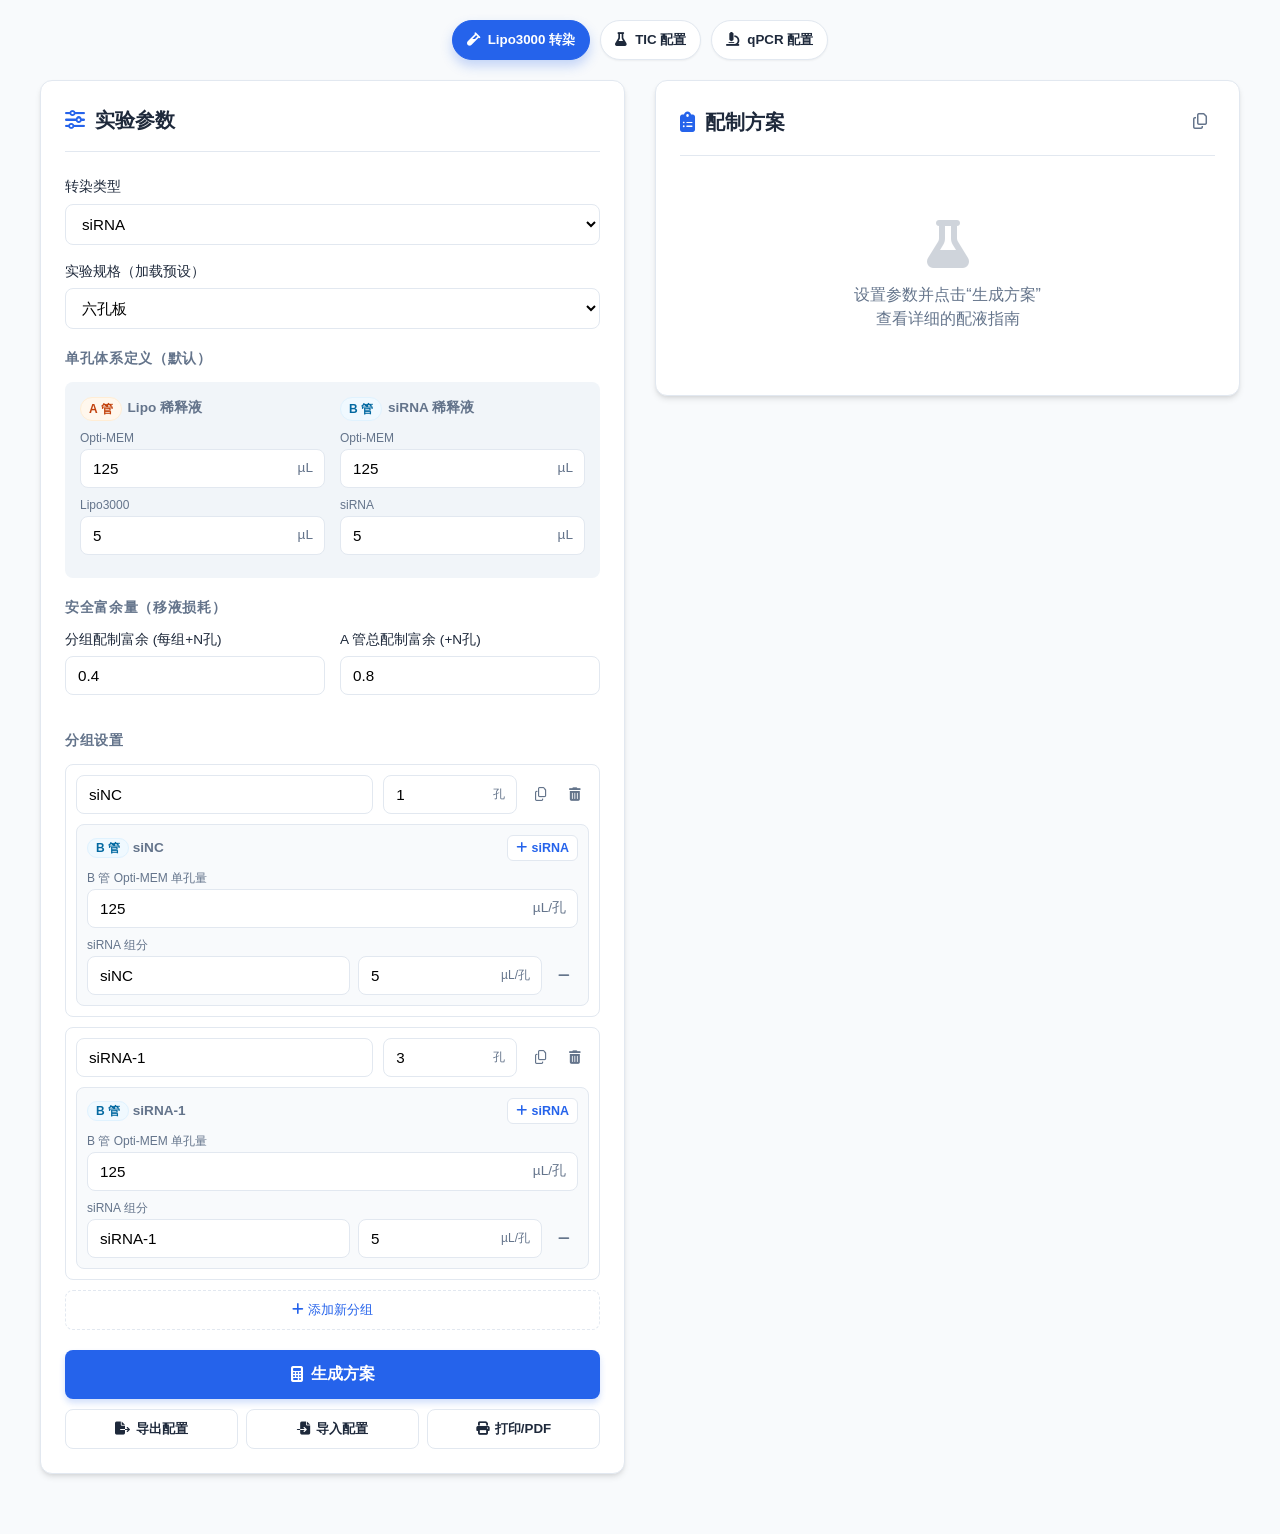
<file: index.html>
<!DOCTYPE html>
<html lang="zh-CN">
<head>
    <meta charset="UTF-8">
    <meta name="viewport" content="width=device-width, initial-scale=1.0">
    <title>分子生物学实验助手</title>
    <link rel="stylesheet" href="style.css">
    <link rel="stylesheet" href="https://cdnjs.cloudflare.com/ajax/libs/font-awesome/6.4.0/css/all.min.css">
</head>
<body>
    <div class="container">
        <div class="tabs">
            <button class="tab-btn active" data-target="module-lipo"><i class="fas fa-vial"></i> Lipo3000 转染</button>
            <button class="tab-btn" data-target="module-tic"><i class="fas fa-flask"></i> TIC 配置</button>
            <button class="tab-btn" data-target="module-qpcr"><i class="fas fa-microscope"></i> qPCR 配置</button>
        </div>

        <div id="module-lipo" class="module active">
            <div class="app-grid">
                <!-- Left Column: Configuration -->
                <section class="card">
                <div class="card-header">
                    <div class="card-title"><i class="fas fa-sliders-h"></i> 实验参数</div>
                </div>

                <div class="form-group">
                    <label>转染类型</label>
                    <select id="transfectionMode" onchange="switchLipoMode()">
                        <option value="sirna">siRNA</option>
                        <option value="plasmid">质粒</option>
                    </select>
                </div>

                <!-- Standard Selection -->
                <div class="form-group">
                    <label>实验规格（加载预设）</label>
                    <select id="plateType" onchange="loadPreset()">
                        <option value="6well">六孔板</option>
                        <option value="12well">12孔板</option>
                        <option value="60mm">60mm 培养皿</option>
                    </select>
                </div>

                <div class="section-title">单孔体系定义（默认）</div>
                
                <div class="volume-grid">
                    <div class="vol-box">
                        <h4><span class="tag tag-a">A 管</span> Lipo 稀释液</h4>
                        <label class="input-label-small">Opti-MEM</label>
                        <div class="input-with-unit">
                            <input type="number" id="volOptiA" step="1">
                            <span>µL</span>
                        </div>
                        <label class="input-label-small">Lipo3000</label>
                        <div class="input-with-unit">
                            <input type="number" id="volLipo" step="0.1">
                            <span>µL</span>
                        </div>
                    </div>
                    <div class="vol-box">
                        <h4><span class="tag tag-b">B 管</span> <span id="tubeBTitle">siRNA 稀释液</span></h4>
                        <label class="input-label-small">Opti-MEM</label>
                        <div class="input-with-unit">
                            <input type="number" id="volOptiB" step="1">
                            <span>µL</span>
                        </div>
                        <label class="input-label-small" id="payloadDefaultLabel">siRNA</label>
                        <div class="input-with-unit">
                            <input type="number" id="volSiRNA" step="0.1">
                            <span>µL</span>
                        </div>
                        <div id="p3000DefaultBlock" class="p3000-field" style="display:none;">
                            <label class="input-label-small">P3000</label>
                            <div class="input-with-unit">
                                <input type="number" id="volP3000" step="0.1">
                                <span>µL</span>
                            </div>
                        </div>
                    </div>
                </div>

                <div class="section-title">安全富余量（移液损耗）</div>
                <div style="display: grid; grid-template-columns: 1fr 1fr; gap: 15px;">
                    <div class="form-group">
                        <label style="font-size: 0.85rem;">分组配制富余 (每组+N孔)</label>
                        <div class="tooltip-container">
                            <input type="number" id="groupExtraWells" value="0.4" step="0.1" min="0">
                            <span class="tooltip-text">防止加样到孔里时不够 (推荐 0.2-0.5)</span>
                        </div>
                    </div>
                    <div class="form-group">
                        <label style="font-size: 0.85rem;">A 管总配制富余 (+N孔)</label>
                        <div class="tooltip-container">
                            <input type="number" id="extraWells" value="0.8" step="0.1" min="0">
                            <span class="tooltip-text">防止分装到 B 管时不够 (推荐 0.5-1.0)</span>
                        </div>
                    </div>
                </div>

                <div class="section-title">分组设置</div>
                <div id="groupsList" class="group-list">
                    <!-- Groups injected by JS -->
                </div>
                <button class="btn-add" onclick="addGroup()"><i class="fas fa-plus"></i> 添加新分组</button>

                <button class="btn-primary" onclick="calculate()">
                        <i class="fas fa-calculator"></i> 生成方案
                    </button>
                <div class="action-grid">
                    <button class="btn-secondary" onclick="exportLipoConfig()"><i class="fas fa-file-export"></i> 导出配置</button>
                    <button class="btn-secondary" onclick="triggerImportLipoConfig()"><i class="fas fa-file-import"></i> 导入配置</button>
                    <button class="btn-secondary" onclick="exportLipoPrintPdf()"><i class="fas fa-print"></i> 打印/PDF</button>
                </div>
                <input type="file" id="lipoConfigFile" accept="application/json,.json" style="display:none;" onchange="importLipoConfig(event)">
            </section>

            <!-- Right Column: Results -->
            <section class="card" id="resultContainer">
                <div class="card-header">
                    <div class="card-title"><i class="fas fa-clipboard-list"></i> 配制方案</div>
                    <button class="btn-icon" onclick="copyProtocol()" title="复制文本" style="font-size: 1rem;"><i class="far fa-copy"></i></button>
                </div>

                <div id="resultPlaceholder" class="result-empty">
                    <i class="fas fa-flask"></i>
                    <p>设置参数并点击“生成方案”<br>查看详细的配液指南</p>
                </div>

                <div id="resultContent" class="result-content" style="display: none;">
                    <div class="summary-badge">
                        <i class="fas fa-info-circle"></i>
                        <span id="summaryText">摘要信息...</span>
                    </div>

                    <!-- Tube A Recipe -->
                    <div class="recipe-block">
                        <div class="recipe-header">
                            <h3>1. 配制 A 管（共用混合液）</h3>
                            <span class="tag tag-a">共用混合液</span>
                        </div>
                        <table class="data-table">
                            <thead>
                                <tr>
                                    <th>成分</th>
                                    <th>单孔量</th>
                                    <th>总配制量</th>
                                </tr>
                            </thead>
                            <tbody id="tubeABody">
                                <!-- JS Injected -->
                            </tbody>
                        </table>
                    </div>

                    <!-- Tube B List -->
                    <div class="recipe-block">
                        <div class="recipe-header">
                            <h3>2. 配制 B 管（各组分装）</h3>
                            <span class="tag tag-b">按组配制</span>
                        </div>
                        <div id="tubeBContainer">
                            <!-- JS Injected -->
                        </div>
                    </div>

                    <!-- Protocol Text -->
                    <div class="recipe-block">
                        <div class="recipe-header" style="border:none; margin-bottom:0;">
                            <h3><i class="fas fa-code"></i> 实验记录文本</h3>
                        </div>
                        <div class="protocol-box">
                            <button class="btn-copy" onclick="copyProtocol()">复制</button>
                            <div id="protocolText"></div>
                        </div>
                    </div>
                </div>
            </section>
            </div>
        </div>

        <div id="printArea" class="print-area" aria-hidden="true"></div>

        <div id="module-tic" class="module">
            <div class="app-grid">
                <section class="card">
                    <div class="card-header">
                        <div class="card-title"><i class="fas fa-sliders-h"></i> TIC 参数</div>
                    </div>

                    <div class="section-title">母液浓度</div>
                    <div class="volume-grid">
                        <div class="vol-box">
                            <label class="input-label-small">TNF (ng/mL，200ul分装)</label>
                            <div class="input-with-unit">
                                <input type="number" id="ticTnfStock" value="2500" step="10" min="0">
                                <span>ng/mL</span>
                            </div>
                            <label class="input-label-small">IL-1α (ng/mL，50ul分装)</label>
                            <div class="input-with-unit">
                                <input type="number" id="ticIl1Stock" value="2500" step="10" min="0">
                                <span>ng/mL</span>
                            </div>
                        </div>
                        <div class="vol-box">
                            <label class="input-label-small">C1q (mg/mL，10ul分装)</label>
                            <div class="input-with-unit">
                                <input type="number" id="ticC1qStock" value="1.04" step="0.01" min="0">
                                <span>mg/mL</span>
                            </div>
                        </div>
                    </div>

                    <div class="section-title">工作浓度</div>
                    <div class="volume-grid">
                        <div class="vol-box">
                            <label class="input-label-small">TNF (ng/mL)</label>
                            <div class="input-with-unit">
                                <input type="number" id="ticTnfWork" value="30" step="1" min="0">
                                <span>ng/mL</span>
                            </div>
                            <label class="input-label-small">IL-1α (ng/mL)</label>
                            <div class="input-with-unit">
                                <input type="number" id="ticIl1Work" value="3" step="0.1" min="0">
                                <span>ng/mL</span>
                            </div>
                        </div>
                        <div class="vol-box">
                            <label class="input-label-small">C1q (ng/mL)</label>
                            <div class="input-with-unit">
                                <input type="number" id="ticC1qWork" value="400" step="10" min="0">
                                <span>ng/mL</span>
                            </div>
                        </div>
                    </div>

                    <div class="section-title">培养体系</div>
                    <div class="form-group">
                        <label>培养板规格（加载默认每孔体积）</label>
                        <select id="ticPlateType" onchange="loadTicPreset()">
                            <option value="6well">六孔板</option>
                            <option value="12well">12孔板</option>
                        </select>
                    </div>
                    <div style="display: grid; grid-template-columns: 1fr 1fr; gap: 15px;">
                        <div class="form-group">
                            <label>每孔体积</label>
                            <div class="input-with-unit">
                                <input type="number" id="ticVolPerWell" value="2" min="0.1" step="0.1">
                                <span>mL</span>
                            </div>
                        </div>
                        <div class="form-group">
                            <label>每组富余孔数</label>
                            <input type="number" id="ticExtraWells" value="1" min="0" step="1">
                        </div>
                    </div>
                    <div class="form-group">
                        <label>1X TIC 工作液分装富余（+N孔）</label>
                        <input type="number" id="ticMixExtraWells" value="0.5" min="0" step="0.1">
                    </div>

                    <div class="section-title">TIC 处理组</div>
                    <div id="ticGroupsList" class="group-list"></div>
                    <button class="btn-add" onclick="addTicGroup()"><i class="fas fa-plus"></i> 添加处理组</button>

                    <button class="btn-primary" onclick="calculateTic()">
                        <i class="fas fa-calculator"></i> 生成方案
                    </button>
                    <div class="action-grid">
                        <button class="btn-secondary" onclick="exportTicConfig()"><i class="fas fa-file-export"></i> 导出配置</button>
                        <button class="btn-secondary" onclick="triggerImportTicConfig()"><i class="fas fa-file-import"></i> 导入配置</button>
                        <button class="btn-secondary" onclick="exportTicPrintPdf()"><i class="fas fa-print"></i> 打印/PDF</button>
                    </div>
                    <input type="file" id="ticConfigFile" accept="application/json,.json" style="display:none;" onchange="importTicConfig(event)">
                </section>

                <section class="card" id="ticResultContainer">
                    <div class="card-header">
                        <div class="card-title"><i class="fas fa-clipboard-list"></i> TIC 配制方案</div>
                        <button class="btn-icon" onclick="copyTicProtocol()" title="复制文本" style="font-size: 1rem;"><i class="far fa-copy"></i></button>
                    </div>

                    <div id="ticResultPlaceholder" class="result-empty">
                        <i class="fas fa-flask"></i>
                        <p>设置参数并点击“生成方案”<br>查看 TIC 配液结果</p>
                    </div>

                    <div id="ticResultContent" class="result-content" style="display: none;">
                        <div class="summary-badge">
                            <i class="fas fa-info-circle"></i>
                            <span id="ticSummaryText">摘要信息...</span>
                        </div>

                        <div class="recipe-block">
                            <div class="recipe-header">
                                <h3>1. TIC 混合液配制</h3>
                                <span class="tag tag-a">1X 工作液</span>
                            </div>
                            <table class="data-table">
                                <thead>
                                    <tr>
                                        <th>成分</th>
                                        <th>加入量</th>
                                    </tr>
                                </thead>
                                <tbody id="ticMixBody">
                                    <!-- JS Injected -->
                                </tbody>
                            </table>
                        </div>

                        <div class="recipe-block">
                            <div class="recipe-header">
                                <h3>2. 管子建议</h3>
                                <span class="tag tag-b">分装提示</span>
                            </div>
                            <div id="ticTubeSuggestion" class="group-card" style="margin-bottom:0;"></div>
                        </div>

                        <div class="recipe-block">
                            <div class="recipe-header">
                                <h3>3. 各组稀释与加样</h3>
                                <span class="tag tag-b">按倍数</span>
                            </div>
                            <table class="data-table">
                                <thead>
                                    <tr>
                                        <th>处理组</th>
                                        <th>TIC 倍数</th>
                                        <th>孔数</th>
                                        <th>1X TIC</th>
                                        <th>培养基</th>
                                        <th>总量</th>
                                    </tr>
                                </thead>
                                <tbody id="ticPerTubeBody">
                                    <!-- JS Injected -->
                                </tbody>
                            </table>
                        </div>

                        <div class="recipe-block">
                            <div class="recipe-header" style="border:none; margin-bottom:0;">
                                <h3><i class="fas fa-code"></i> 实验记录文本</h3>
                            </div>
                            <div class="protocol-box">
                                <button class="btn-copy" onclick="copyTicProtocol()">复制</button>
                                <div id="ticProtocolText"></div>
                            </div>
                        </div>
                    </div>
                </section>
            </div>
        </div>

        <div id="module-qpcr" class="module">
            <div class="app-grid">
                <section class="card">
                    <div class="card-header">
                        <div class="card-title"><i class="fas fa-sliders-h"></i> qPCR 参数</div>
                    </div>

                    <div class="section-title">逆转录因子输入（20ul体系）</div>
                    <div class="form-group">
                        <label>目标逆转录 RNA 含量 (ng)</label>
                        <div class="tooltip-container">
                            <input type="number" id="qpcrTargetRnaNg" value="1000" min="1" step="10">
                            <span class="tooltip-text">推荐范围：500-1000 ng</span>
                        </div>
                    </div>

                    <div class="section-title">qPCR cDNA输入</div>
                    <div class="form-group">
                        <label class="label-with-tip">每孔加入 cDNA 含量 (ng) <span class="inline-tip">建议 5-10 ng</span></label>
                        <div class="tooltip-container">
                            <input type="number" id="qpcrCdnaNgPerWell" value="10" min="0.1" step="0.1">
                            <span class="tooltip-text">建议范围：5-10 ng</span>
                        </div>
                    </div>

                    <div class="section-title">排板设置</div>
                    <div style="display: grid; grid-template-columns: 1fr 1fr; gap: 15px;">
                        <div class="form-group">
                            <label>每组/基因平行孔</label>
                            <input type="number" id="qpcrReplicates" value="3" min="1" step="1">
                        </div>
                        <div class="form-group">
                            <label>富余孔数</label>
                            <input type="number" id="qpcrExtraWells" value="3" min="0" step="1">
                        </div>
                    </div>

                    <div class="section-title">分组设置</div>
                    <div id="qpcrGroupsList" class="group-list"></div>
                    <button class="btn-add" onclick="addQpcrGroup()"><i class="fas fa-plus"></i> 添加分组</button>

                    <div class="section-title">基因设置</div>
                    <div id="qpcrGenesList" class="group-list"></div>
                    <button class="btn-add" onclick="addQpcrGene()"><i class="fas fa-plus"></i> 添加基因</button>

                    <button class="btn-primary" onclick="calculateQpcr()">
                        <i class="fas fa-calculator"></i> 生成方案
                    </button>
                    <div class="action-grid">
                        <button class="btn-secondary" onclick="exportQpcrConfig()"><i class="fas fa-file-export"></i> 导出配置</button>
                        <button class="btn-secondary" onclick="triggerImportQpcrConfig()"><i class="fas fa-file-import"></i> 导入配置</button>
                        <button class="btn-secondary" onclick="exportQpcrPrintPdf()"><i class="fas fa-print"></i> 打印/PDF</button>
                    </div>
                    <input type="file" id="qpcrConfigFile" accept="application/json,.json" style="display:none;" onchange="importQpcrConfig(event)">
                </section>

                <section class="card" id="qpcrResultContainer">
                    <div class="card-header">
                        <div class="card-title"><i class="fas fa-clipboard-list"></i> qPCR 方案</div>
                        <div class="header-actions">
                            <button class="btn-icon btn-icon-neutral" onclick="copyQpcrProtocol()" title="复制实验记录" style="font-size: 1rem;"><i class="far fa-copy"></i></button>
                            <button class="btn-icon btn-icon-neutral" onclick="downloadQpcrProtocolTxt()" title="下载 TXT 记录" style="font-size: 1rem;"><i class="fas fa-download"></i></button>
                            <button class="btn-icon btn-icon-neutral" onclick="downloadQpcrPrintHtml()" title="下载打印版" style="font-size: 1rem;"><i class="fas fa-print"></i></button>
                        </div>
                    </div>

                    <div id="qpcrResultPlaceholder" class="result-empty">
                        <i class="fas fa-microscope"></i>
                        <p>设置参数并点击“生成方案”<br>查看 qPCR 配置与排板</p>
                    </div>

                    <div id="qpcrResultContent" class="result-content" style="display: none;">
                        <div class="summary-badge">
                            <i class="fas fa-info-circle"></i>
                            <span id="qpcrSummaryText">摘要信息...</span>
                        </div>

                        <div id="qpcrAlerts"></div>

                        <div class="recipe-block">
                            <div class="recipe-header">
                                <h3>1. 逆转录与稀释计算</h3>
                                <span class="tag tag-a">核心参数</span>
                            </div>
                            <table class="data-table">
                                <tbody id="qpcrCalcBody"></tbody>
                            </table>
                        </div>

                        <div class="recipe-block">
                            <div class="recipe-header">
                                <h3>2. 逆转录体系配置（20 µL，按样品列）</h3>
                                <span class="tag tag-a">RT Mix</span>
                            </div>
                            <div id="qpcrRtContainer"></div>
                        </div>

                        <div class="recipe-block">
                            <div class="recipe-header">
                                <h3>3. qPCR 上板体系 A（引物预混管，15 µL/孔）</h3>
                                <span class="tag tag-b">先加</span>
                            </div>
                            <div id="qpcrTube1Container"></div>
                        </div>

                        <div class="recipe-block">
                            <div class="recipe-header">
                                <h3>4. qPCR 上板体系 B（cDNA 样品管，5 µL/孔）</h3>
                                <span class="tag tag-b">后加</span>
                            </div>
                            <div id="qpcrTube2Container"></div>
                        </div>

                        <div class="recipe-block">
                            <div class="recipe-header">
                                <h3>5. 96 孔板排布示例</h3>
                                <span class="tag tag-b">8x12</span>
                            </div>
                            <div id="qpcrPlateContainer"></div>
                        </div>

                        <div class="recipe-block">
                            <div class="recipe-header" style="border:none; margin-bottom:0;">
                                <h3><i class="fas fa-code"></i> 实验记录文本</h3>
                            </div>
                            <div class="protocol-box">
                                <div id="qpcrProtocolText"></div>
                            </div>
                        </div>
                    </div>
                </section>
            </div>
        </div>
    </div>

    <script src="script.js"></script>
</body>
</html>
</file>
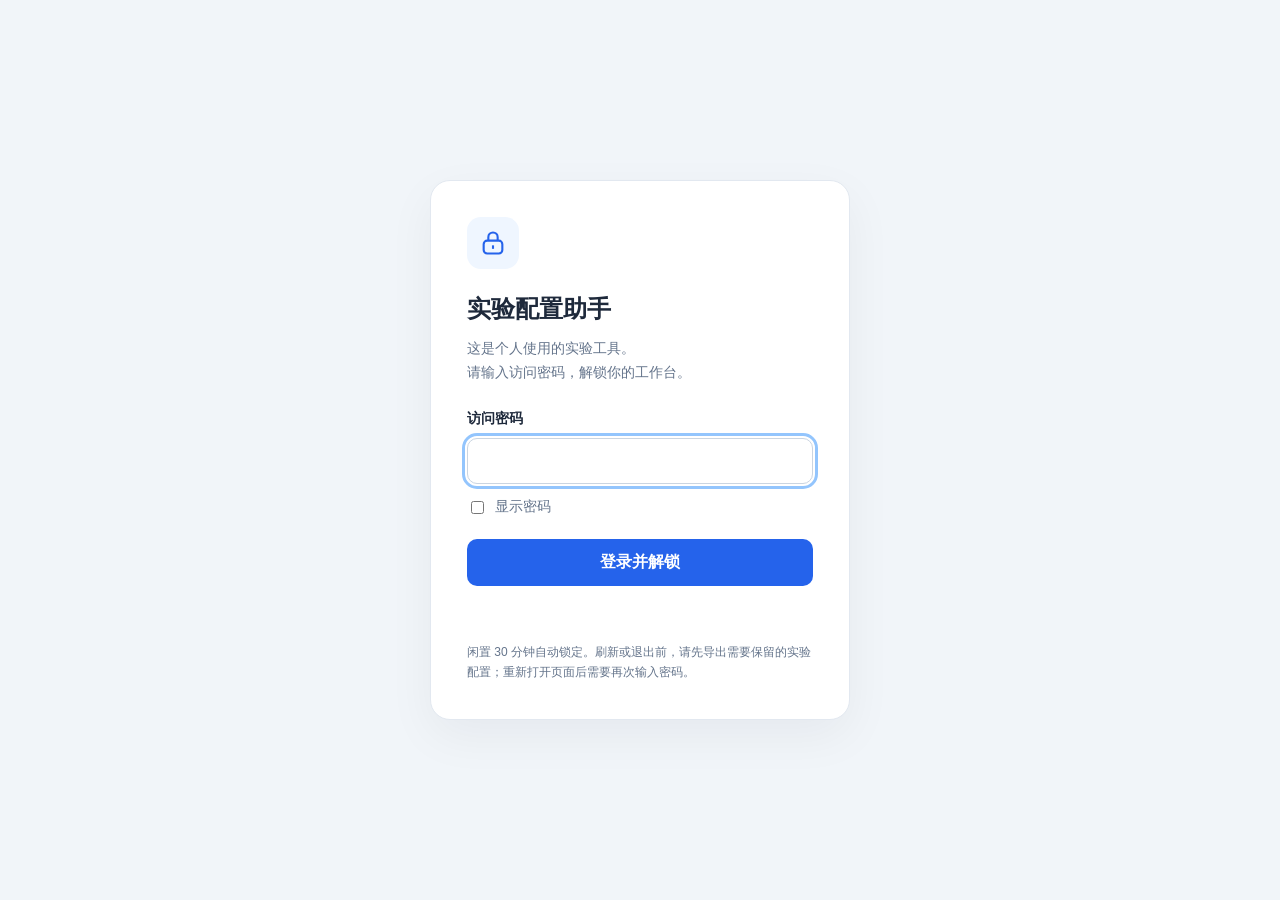
<file: private-site/index.html>
<!DOCTYPE html>
<html lang="zh-CN">
<head>
    <meta charset="UTF-8">
    <meta name="viewport" content="width=device-width, initial-scale=1.0">
    <meta name="robots" content="noindex, nofollow, noarchive">
    <title>登录 · 实验配置助手</title>
    <style>
        :root { color-scheme: light; font-family: -apple-system, BlinkMacSystemFont, "Segoe UI", sans-serif; color: #1e293b; background: #f1f5f9; }
        * { box-sizing: border-box; }
        body { margin: 0; }
        [hidden] { display: none !important; }
        .login { min-height: 100vh; min-height: 100dvh; display: grid; place-items: center; padding: 24px; }
        .card { width: min(100%, 420px); padding: 36px; background: #fff; border: 1px solid #e2e8f0; border-radius: 20px; box-shadow: 0 16px 48px #0f172a0d; }
        .mark { width: 52px; height: 52px; display: grid; place-items: center; border-radius: 14px; background: #eff6ff; color: #2563eb; margin-bottom: 24px; }
        h1 { font-size: 24px; margin: 0 0 12px; }
        p { color: #64748b; line-height: 1.7; margin: 0 0 24px; font-size: 14px; }
        label { font-size: 14px; font-weight: 600; }
        input[type="password"], input[type="text"] { width: 100%; padding: 13px 14px; margin: 10px 0 14px; border: 1px solid #cbd5e1; border-radius: 10px; font: inherit; }
        input:focus-visible, button:focus-visible { outline: 3px solid #93c5fd; outline-offset: 2px; }
        .show { display: flex; align-items: center; gap: 8px; color: #64748b; font-weight: 400; margin-bottom: 22px; }
        button { cursor: pointer; font: inherit; border-radius: 10px; border: 0; }
        .submit { width: 100%; padding: 13px; background: #2563eb; color: #fff; font-weight: 600; }
        button:disabled { opacity: .65; cursor: wait; }
        .message { min-height: 24px; margin: 14px 0 0; color: #b91c1c; }
        .hint { font-size: 12px; margin: 18px 0 0; }
        .workspace { height: 100vh; height: 100dvh; display: flex; flex-direction: column; }
        .bar { min-height: 52px; background: #fff; border-bottom: 1px solid #e2e8f0; padding: 8px 20px; display: flex; align-items: center; justify-content: space-between; gap: 12px; font-size: 13px; }
        .bar span { color: #64748b; }
        .lock { padding: 8px 12px; color: #2563eb; background: #eff6ff; white-space: nowrap; }
        iframe { border: 0; width: 100%; flex: 1; min-height: 0; background: #f8fafc; }
        @media (max-width: 480px) { .card { padding: 28px 24px; } .bar { padding: 8px 12px; } }
        @media print { .bar { display: none; } .workspace { height: auto; } iframe { min-height: 100vh; } }
    </style>
</head>
<body>
    <main id="login" class="login">
        <section class="card" aria-labelledby="title">
            <div class="mark" aria-hidden="true"><svg width="28" height="28" viewBox="0 0 24 24" fill="none" stroke="currentColor" stroke-width="1.8"><rect x="4" y="10" width="16" height="11" rx="3"/><path d="M8 10V7a4 4 0 0 1 8 0v3"/><path d="M12 14v3"/></svg></div>
            <h1 id="title">实验配置助手</h1>
            <p>这是个人使用的实验工具。<br>请输入访问密码，解锁你的工作台。</p>
            <form id="form">
                <label for="password">访问密码</label>
                <input id="password" name="password" type="password" autocomplete="current-password" required aria-describedby="message" autofocus>
                <label class="show"><input id="show-password" type="checkbox"> 显示密码</label>
                <button id="submit" class="submit" type="submit">登录并解锁</button>
                <p id="message" class="message" role="status" aria-live="polite"></p>
            </form>
            <p class="hint">闲置 30 分钟自动锁定。刷新或退出前，请先导出需要保留的实验配置；重新打开页面后需要再次输入密码。</p>
            <noscript><p>请启用浏览器的 JavaScript 后登录。</p></noscript>
        </section>
    </main>
    <section id="workspace" class="workspace" hidden aria-label="实验工作台">
        <nav class="bar" aria-label="登录状态"><span>已解锁 · 闲置 30 分钟自动锁定</span><button id="lock" class="lock" type="button">退出并锁定</button></nav>
    </section>
    <script>
        'use strict';
        const login = document.getElementById('login');
        const workspace = document.getElementById('workspace');
        const passwordInput = document.getElementById('password');
        const message = document.getElementById('message');
        const submit = document.getElementById('submit');
        const idleLimit = 30 * 60 * 1000;
        let frame = null;
        let lastActivity = 0;
        let expiryTimer = null;
        let loading = false;
        const fromBase64 = value => Uint8Array.from(atob(value), char => char.charCodeAt(0));

        function lock(reason = '') {
            clearInterval(expiryTimer);
            expiryTimer = null;
            if (frame) { frame.remove(); frame = null; }
            workspace.hidden = true;
            login.hidden = false;
            passwordInput.value = '';
            document.getElementById('show-password').checked = false;
            passwordInput.type = 'password';
            document.title = '登录 · 实验配置助手';
            message.textContent = reason;
            passwordInput.focus();
        }

        function checkExpiry() {
            if (frame && Date.now() - lastActivity >= idleLimit) {
                lock('已因闲置自动锁定。请重新输入密码。');
            }
        }

        function activity() {
            checkExpiry();
            if (frame) lastActivity = Date.now();
        }

        for (const event of ['pointerdown', 'keydown', 'input', 'scroll']) {
            document.addEventListener(event, activity, { passive: true, capture: true });
        }
        document.addEventListener('visibilitychange', checkExpiry);
        window.addEventListener('pageshow', checkExpiry);
        document.getElementById('lock').addEventListener('click', () => lock());
        document.getElementById('show-password').addEventListener('change', event => {
            passwordInput.type = event.target.checked ? 'text' : 'password';
        });
        document.getElementById('form').addEventListener('submit', async event => {
            event.preventDefault();
            if (loading) return;
            if (!window.crypto || !crypto.subtle) {
                message.textContent = '浏览器不支持安全解锁。请使用新版浏览器，通过 HTTPS 打开本站。';
                return;
            }
            loading = true;
            submit.disabled = true;
            submit.textContent = '正在解锁…';
            message.textContent = '';
            let decrypted = null;
            try {
                let payload;
                try {
                    const response = await fetch('./encrypted-app.json', { cache: 'no-store' });
                    if (!response.ok) throw new Error('Download failed');
                    payload = await response.json();
                } catch {
                    throw new Error('工具文件加载失败，请检查网络后重试。');
                }
                if (payload.version !== 1 || payload.algorithm !== 'AES-GCM' || payload.kdf !== 'PBKDF2-SHA256' || payload.iterations !== 600000) {
                    throw new Error('工具文件格式有误，请刷新页面或联系维护者。');
                }
                try {
                    const passwordBytes = new TextEncoder().encode(passwordInput.value);
                    const material = await crypto.subtle.importKey('raw', passwordBytes, 'PBKDF2', false, ['deriveKey']);
                    passwordBytes.fill(0);
                    const key = await crypto.subtle.deriveKey({ name: 'PBKDF2', salt: fromBase64(payload.salt), iterations: payload.iterations, hash: 'SHA-256' }, material, { name: 'AES-GCM', length: 256 }, false, ['decrypt']);
                    decrypted = await crypto.subtle.decrypt({ name: 'AES-GCM', iv: fromBase64(payload.iv), tagLength: 128 }, key, fromBase64(payload.ciphertext));
                } catch {
                    throw new Error('密码不正确，或工具文件已损坏。请检查密码后重试。');
                }
                passwordInput.value = '';
                frame = document.createElement('iframe');
                frame.title = '实验配置助手工作台';
                frame.addEventListener('load', () => {
                    if (!frame) return;
                    for (const event of ['pointerdown', 'keydown', 'input', 'scroll']) {
                        frame.contentDocument.addEventListener(event, activity, { passive: true, capture: true });
                    }
                }, { once: true });
                frame.srcdoc = new TextDecoder().decode(decrypted);
                workspace.appendChild(frame);
                lastActivity = Date.now();
                expiryTimer = setInterval(checkExpiry, 1000);
                login.hidden = true;
                workspace.hidden = false;
                document.title = '实验配置助手';
            } catch (error) {
                message.textContent = error.message;
                passwordInput.select();
            } finally {
                if (decrypted) new Uint8Array(decrypted).fill(0);
                loading = false;
                submit.disabled = false;
                submit.textContent = '登录并解锁';
            }
        });
    </script>
</body>
</html>
</file>
<file: style.css>
:root {
    --primary: #2563eb;       /* Modern Blue */
    --primary-hover: #1d4ed8;
    --secondary: #64748b;     /* Slate Gray */
    --bg-page: #f8fafc;       /* Very Light Blue/Gray */
    --bg-card: #ffffff;
    --text-main: #1e293b;     /* Dark Slate */
    --text-muted: #64748b;
    --border: #e2e8f0;
    --success: #10b981;
    --danger: #ef4444;
    --radius: 12px;
    --shadow-sm: 0 1px 2px 0 rgb(0 0 0 / 0.05);
    --shadow-md: 0 4px 6px -1px rgb(0 0 0 / 0.1), 0 2px 4px -2px rgb(0 0 0 / 0.1);
}

* {
    box-sizing: border-box;
    margin: 0;
    padding: 0;
}

body {
    font-family: -apple-system, BlinkMacSystemFont, "Segoe UI", Roboto, Helvetica, Arial, sans-serif;
    background-color: var(--bg-page);
    color: var(--text-main);
    line-height: 1.5;
    padding: 20px;
}

.container {
    max-width: 1200px;
    margin: 0 auto;
    padding-bottom: 40px;
}

/* Tabs */
.tabs {
    display: flex;
    gap: 10px;
    justify-content: center;
    margin-bottom: 20px;
    flex-wrap: wrap;
}

.tab-btn {
    border: 1px solid var(--border);
    background: white;
    color: var(--text-main);
    padding: 10px 14px;
    border-radius: 999px;
    cursor: pointer;
    font-weight: 600;
    display: inline-flex;
    align-items: center;
    gap: 8px;
    transition: all 0.2s;
    box-shadow: var(--shadow-sm);
}

.tab-btn:hover {
    border-color: var(--primary);
    color: var(--primary);
}

.tab-btn.active {
    background: var(--primary);
    border-color: var(--primary);
    color: white;
    box-shadow: 0 6px 12px rgba(37, 99, 235, 0.25);
}

.module {
    display: none;
}

.module.active {
    display: block;
}

/* Main Layout */
.app-grid {
    display: grid;
    grid-template-columns: minmax(0, 1fr) minmax(0, 1fr);
    gap: 30px;
    align-items: start;
}

.app-grid > .card {
    min-width: 0;
}

@media (max-width: 900px) {
    .app-grid {
        grid-template-columns: 1fr;
    }
}

/* Cards */
.card {
    background: var(--bg-card);
    border-radius: var(--radius);
    box-shadow: var(--shadow-md);
    padding: 24px;
    border: 1px solid var(--border);
}

.card-header {
    display: flex;
    justify-content: space-between;
    align-items: center;
    margin-bottom: 24px;
    padding-bottom: 16px;
    border-bottom: 1px solid var(--border);
}

.card-title {
    font-size: 1.25rem;
    font-weight: 700;
    color: var(--text-main);
    display: flex;
    align-items: center;
    gap: 10px;
}

.card-title i {
    color: var(--primary);
}

/* Form Elements */
.section-title {
    font-size: 0.85rem;
    text-transform: uppercase;
    letter-spacing: 0.05em;
    color: var(--text-muted);
    font-weight: 700;
    margin-bottom: 12px;
    margin-top: 20px;
}

.section-title:first-child {
    margin-top: 0;
}

.form-group {
    margin-bottom: 16px;
}

label {
    display: block;
    font-size: 0.9rem;
    font-weight: 500;
    margin-bottom: 6px;
    color: var(--text-main);
}

select, input {
    width: 100%;
    padding: 10px 12px;
    border: 1px solid var(--border);
    border-radius: 8px;
    font-size: 0.95rem;
    transition: border-color 0.15s, box-shadow 0.15s;
    background: #fff;
}

select:focus, input:focus {
    outline: none;
    border-color: var(--primary);
    box-shadow: 0 0 0 3px rgba(37, 99, 235, 0.1);
}

/* Custom Volumes Grid */
.volume-grid {
    display: grid;
    grid-template-columns: 1fr 1fr;
    gap: 15px;
    background: #f1f5f9;
    padding: 15px;
    border-radius: 8px;
    margin-bottom: 15px;
}

.vol-box h4 {
    font-size: 0.85rem;
    color: var(--secondary);
    margin-bottom: 8px;
    display: flex;
    align-items: center;
    gap: 6px;
}

.input-with-unit {
    position: relative;
    margin-bottom: 8px;
}

.input-with-unit input {
    padding-right: 40px;
}

.input-with-unit span {
    position: absolute;
    right: 12px;
    top: 50%;
    transform: translateY(-50%);
    color: var(--text-muted);
    font-size: 0.85rem;
    pointer-events: none;
}

.input-label-small {
    font-size: 0.75rem;
    color: var(--secondary);
    margin-bottom: 2px;
    display: block;
}

/* Group List */
.group-list {
    display: flex;
    flex-direction: column;
    gap: 10px;
}

.group-item {
    display: flex;
    flex-direction: column;
    gap: 10px;
    align-items: stretch;
    background: #fff;
    border: 1px solid var(--border);
    padding: 10px;
    border-radius: 8px;
    transition: transform 0.1s;
}

.group-item:hover {
    border-color: var(--primary);
}

.group-item input[type="text"] {
    flex: 2;
}

.group-item input[type="number"] {
    flex: 1;
}

.group-main-row {
    display: grid;
    grid-template-columns: minmax(140px, 1fr) minmax(90px, 0.45fr) auto;
    gap: 10px;
    align-items: center;
}

.group-actions {
    display: flex;
    justify-content: flex-end;
    gap: 6px;
}

.tic-group-row {
    grid-template-columns: minmax(130px, 1fr) minmax(80px, 0.35fr) minmax(90px, 0.4fr) auto;
}

.group-b-config {
    background: #f8fafc;
    border: 1px solid var(--border);
    border-radius: 8px;
    padding: 10px;
}

.group-b-title {
    display: flex;
    align-items: center;
    justify-content: space-between;
    gap: 8px;
    font-size: 0.85rem;
    font-weight: 700;
    color: var(--secondary);
    margin-bottom: 8px;
}

.sirna-list {
    display: flex;
    flex-direction: column;
    gap: 8px;
}

.sirna-row {
    display: grid;
    grid-template-columns: minmax(120px, 1fr) minmax(110px, 0.7fr) auto;
    gap: 8px;
    align-items: center;
}

.btn-inline {
    border: 1px solid var(--border);
    background: #fff;
    color: var(--primary);
    border-radius: 6px;
    padding: 5px 8px;
    cursor: pointer;
    font-size: 0.78rem;
    font-weight: 600;
    display: inline-flex;
    align-items: center;
    gap: 5px;
    white-space: nowrap;
}

.btn-inline:hover {
    background: #eff6ff;
    border-color: var(--primary);
}

.btn-icon {
    background: none;
    border: none;
    color: var(--text-muted);
    cursor: pointer;
    padding: 8px;
    border-radius: 6px;
    transition: all 0.2s;
}

.btn-icon:hover {
    background: #fee2e2;
    color: var(--danger);
}

.btn-icon-neutral:hover {
    background: #eff6ff;
    color: var(--primary);
}

.header-actions {
    display: flex;
    align-items: center;
    gap: 6px;
}

.btn-add {
    width: 100%;
    padding: 10px;
    margin-top: 10px;
    background: white;
    border: 1px dashed var(--border);
    color: var(--primary);
    border-radius: 8px;
    cursor: pointer;
    font-weight: 500;
    transition: all 0.2s;
}

.btn-add:hover {
    background: #eff6ff;
    border-color: var(--primary);
}

.action-grid {
    display: grid;
    grid-template-columns: repeat(3, minmax(0, 1fr));
    gap: 8px;
    margin-top: 10px;
}

.btn-secondary {
    border: 1px solid var(--border);
    background: #fff;
    color: var(--text-main);
    padding: 10px 8px;
    border-radius: 8px;
    cursor: pointer;
    font-weight: 600;
    display: inline-flex;
    align-items: center;
    justify-content: center;
    gap: 6px;
    transition: all 0.2s;
    min-width: 0;
}

.btn-secondary:hover {
    border-color: var(--primary);
    color: var(--primary);
    background: #eff6ff;
}

/* Primary Action */
.btn-primary {
    width: 100%;
    background: var(--primary);
    color: white;
    border: none;
    padding: 14px;
    border-radius: 8px;
    font-size: 1rem;
    font-weight: 600;
    cursor: pointer;
    box-shadow: 0 4px 6px rgba(37, 99, 235, 0.2);
    transition: all 0.2s;
    margin-top: 20px;
    display: flex;
    justify-content: center;
    align-items: center;
    gap: 8px;
}

.btn-primary:hover {
    background: var(--primary-hover);
    transform: translateY(-1px);
    box-shadow: 0 6px 8px rgba(37, 99, 235, 0.3);
}

.btn-primary:active {
    transform: translateY(0);
}

/* Results Section */
.result-empty {
    text-align: center;
    color: var(--text-muted);
    padding: 40px 20px;
}

.result-empty i {
    font-size: 3rem;
    margin-bottom: 15px;
    opacity: 0.3;
}

.result-content {
    animation: fadeIn 0.3s ease-out;
}

@keyframes fadeIn {
    from { opacity: 0; transform: translateY(10px); }
    to { opacity: 1; transform: translateY(0); }
}

.summary-badge {
    background: #eff6ff;
    color: var(--primary);
    padding: 12px;
    border-radius: 8px;
    font-size: 0.9rem;
    margin-bottom: 20px;
    border: 1px solid #dbeafe;
    display: flex;
    align-items: center;
    gap: 10px;
}

.recipe-block {
    margin-bottom: 24px;
}

.recipe-header {
    display: flex;
    justify-content: space-between;
    align-items: flex-end;
    margin-bottom: 10px;
    padding-bottom: 5px;
    border-bottom: 2px solid var(--border);
}

.recipe-header h3 {
    font-size: 1rem;
    font-weight: 700;
    color: var(--text-main);
}

.tag {
    font-size: 0.75rem;
    padding: 2px 8px;
    border-radius: 12px;
    font-weight: 600;
}

.tag-a { background: #fff7ed; color: #c2410c; border: 1px solid #ffedd5; }
.tag-b { background: #f0f9ff; color: #0369a1; border: 1px solid #e0f2fe; }

/* Tables */
.data-table {
    width: 100%;
    border-collapse: separate;
    border-spacing: 0;
    font-size: 0.9rem;
}

.data-table th {
    text-align: left;
    padding: 8px 12px;
    color: var(--text-muted);
    font-weight: 600;
    font-size: 0.8rem;
    border-bottom: 1px solid var(--border);
}

.data-table td {
    padding: 10px 12px;
    border-bottom: 1px solid var(--bg-page);
    color: var(--text-main);
}

.data-table tr:last-child td {
    border-bottom: none;
}

.val-highlight {
    font-weight: 700;
    color: var(--primary);
}

.val-warning {
    color: #c2410c !important;
    background: #fff7ed;
    font-weight: 700;
}

.group-card {
    background: #f8fafc;
    border-radius: 8px;
    padding: 15px;
    margin-bottom: 12px;
    border: 1px solid var(--border);
}

.group-card-header {
    display: flex;
    justify-content: space-between;
    font-weight: 600;
    margin-bottom: 8px;
    color: var(--text-main);
}

/* Protocol */
.protocol-box {
    position: relative;
    background: #1e293b;
    color: #e2e8f0;
    padding: 15px;
    border-radius: 8px;
    font-family: 'Menlo', 'Monaco', monospace;
    font-size: 0.85rem;
    white-space: pre-wrap;
    max-height: 300px;
    overflow-y: auto;
    margin-top: 10px;
}

.print-area {
    display: none;
}

.print-sheet {
    color: #111827;
    background: white;
    font-family: -apple-system, BlinkMacSystemFont, "Segoe UI", Arial, sans-serif;
}

.print-header {
    display: flex;
    justify-content: space-between;
    align-items: flex-start;
    gap: 16px;
    border-bottom: 2px solid #111827;
    padding-bottom: 8px;
    margin-bottom: 12px;
}

.print-header h1 {
    font-size: 18pt;
    line-height: 1.2;
    margin: 0 0 4px;
}

.print-header p,
.print-meta {
    font-size: 9pt;
    color: #374151;
}

.print-meta {
    text-align: right;
    line-height: 1.45;
    white-space: nowrap;
}

.print-block {
    margin-bottom: 12px;
}

.print-block h2 {
    font-size: 12pt;
    margin: 0 0 6px;
}

.print-sheet table {
    width: 100%;
    border-collapse: collapse;
    font-size: 9.5pt;
    page-break-inside: avoid;
}

.print-sheet th,
.print-sheet td {
    border: 1px solid #d1d5db;
    padding: 4px 6px;
    text-align: left;
    vertical-align: top;
}

.print-sheet th {
    background: #f3f4f6;
    font-weight: 700;
}

.print-label-row td {
    background: #f3f4f6;
    font-weight: 700;
}

.print-group-grid {
    display: grid;
    grid-template-columns: repeat(2, minmax(0, 1fr));
    gap: 8px;
}

.print-group {
    page-break-inside: avoid;
}

.print-group h3 {
    font-size: 10.5pt;
    margin: 0 0 4px;
}

.print-group h3 span {
    font-size: 8.5pt;
    font-weight: 500;
    color: #4b5563;
}

.print-note {
    border: 1px solid #9ca3af;
    background: #f9fafb;
    padding: 7px 8px;
    font-size: 9.5pt;
    page-break-inside: avoid;
}

.print-plate-table {
    table-layout: fixed;
    font-size: 7.5pt;
    margin-bottom: 8px;
}

.print-plate-title {
    font-size: 9pt;
    margin: 6px 0 4px;
}

.print-plate-table th,
.print-plate-table td {
    text-align: center;
    padding: 3px 2px;
    white-space: normal;
}

.print-plate-table th span {
    display: block;
    color: #4b5563;
    font-size: 6.5pt;
    line-height: 1.1;
    overflow: hidden;
    text-overflow: ellipsis;
}

.plate-cell-print {
    color: #9ca3af;
}

.plate-cell-print.filled {
    color: var(--gene-text, #111827);
    font-weight: 700;
    background: var(--gene-bg, #eff6ff);
    border-color: var(--gene-border, #bfdbfe);
}

.plate-cell-print strong {
    font-size: 6.5pt;
}

.plate-cell-print span,
.plate-cell-print small {
    color: #4b5563;
    font-size: 5.8pt;
    line-height: 1.1;
}

.btn-copy {
    position: absolute;
    top: 10px;
    right: 10px;
    background: rgba(255,255,255,0.1);
    border: none;
    color: white;
    padding: 4px 8px;
    border-radius: 4px;
    cursor: pointer;
    font-size: 0.75rem;
}

.btn-copy:hover {
    background: rgba(255,255,255,0.2);
}

/* Tooltips */
.tooltip-container {
    position: relative;
    display: inline-block;
    width: 100%;
}

.tooltip-container input {
    width: 100%;
}

.tooltip-text {
    visibility: hidden;
    width: 200px;
    background-color: #333;
    color: #fff;
    text-align: center;
    border-radius: 6px;
    padding: 5px;
    position: absolute;
    z-index: 1;
    bottom: 125%;
    left: 50%;
    margin-left: -100px;
    opacity: 0;
    transition: opacity 0.3s;
    font-size: 0.8rem;
    pointer-events: none;
}

.tooltip-container:hover .tooltip-text {
    visibility: visible;
    opacity: 1;
}

.label-with-tip {
    display: flex;
    align-items: center;
    justify-content: space-between;
    gap: 8px;
}

.inline-tip {
    font-size: 0.75rem;
    font-weight: 600;
    color: #0369a1;
    background: #e0f2fe;
    border: 1px solid #bae6fd;
    border-radius: 999px;
    padding: 2px 8px;
}

.qpcr-warn {
    background: #fff7ed;
    border-color: #fed7aa;
    color: #c2410c;
}

.rt-table-wrap {
    display: block;
    width: 100%;
    max-width: 100%;
    overflow-x: auto;
    overflow-y: hidden;
    -webkit-overflow-scrolling: touch;
    overscroll-behavior-x: contain;
    touch-action: pan-x;
    border: 1px solid var(--border);
    border-radius: 8px;
}

.rt-table {
    width: max-content;
    min-width: 680px;
}

.rt-table th,
.rt-table td {
    white-space: nowrap;
}

.rt-table th:first-child,
.rt-table td:first-child {
    position: sticky;
    left: 0;
    background: #f8fafc;
    z-index: 1;
    min-width: 160px;
}

.plate-wrap {
    width: 100%;
    overflow-x: auto;
    border: 1px solid var(--border);
    border-radius: 8px;
}

.plate-table {
    width: 100%;
    min-width: 880px;
    border-collapse: collapse;
    font-size: 0.75rem;
}

.plate-table th,
.plate-table td {
    border: 1px solid var(--border);
    text-align: center;
    padding: 6px 4px;
    vertical-align: middle;
}

.plate-table th {
    background: #f8fafc;
    color: var(--text-muted);
    font-weight: 600;
}

.plate-cell {
    background: #fefefe;
    width: 72px;
    height: 42px;
}

.plate-cell.empty {
    color: #cbd5e1;
    background: #f8fafc;
}

.plate-cell.filled {
    background: var(--gene-bg, #eff6ff);
    border-color: var(--gene-border, #bfdbfe);
}

.well-dot {
    color: #2563eb;
    font-size: 0.8rem;
    font-weight: 700;
}

.plate-gene {
    color: var(--gene-text, #1d4ed8);
    font-size: 0.68rem;
    font-weight: 700;
    line-height: 1.1;
    max-width: 68px;
    overflow: hidden;
    text-overflow: ellipsis;
    white-space: nowrap;
    margin: 0 auto;
}

.plate-sample {
    color: var(--text-muted);
    font-size: 0.6rem;
    line-height: 1.1;
    max-width: 68px;
    overflow: hidden;
    text-overflow: ellipsis;
    white-space: nowrap;
    margin: 2px auto 0;
}

.plate-gene-legend {
    display: flex;
    flex-wrap: wrap;
    gap: 6px 12px;
    margin: 7px 0;
}

.plate-gene-key {
    display: inline-flex;
    align-items: center;
    gap: 5px;
    color: var(--gene-text);
    font-size: 0.72rem;
    font-weight: 700;
}

.plate-gene-key i {
    width: 11px;
    height: 11px;
    border: 1px solid var(--gene-border);
    background: var(--gene-bg);
    border-radius: 2px;
    flex: 0 0 auto;
}

.axis-main {
    font-weight: 700;
    color: var(--text-main);
    line-height: 1.1;
}

.axis-note {
    color: var(--text-muted);
    font-size: 0.65rem;
    line-height: 1.1;
    margin-top: 2px;
    white-space: nowrap;
    max-width: 92px;
    overflow: hidden;
    text-overflow: ellipsis;
}

#module-qpcr .app-grid {
    grid-template-columns: minmax(340px, 0.9fr) minmax(0, 1.35fr);
}

#module-qpcr .qpcr-group-item {
    display: grid;
    grid-template-columns: minmax(140px, 1fr) minmax(140px, 1fr) auto;
    gap: 10px;
    align-items: center;
}

#module-qpcr .qpcr-gene-item {
    display: grid;
    grid-template-columns: minmax(180px, 1fr) auto auto;
    gap: 10px;
    align-items: center;
}

#module-qpcr .qpcr-ref-tip {
    white-space: nowrap;
}

#module-qpcr .qpcr-group-item .input-with-unit {
    margin-bottom: 0;
}

#module-qpcr .qpcr-group-item input,
#module-qpcr .qpcr-gene-item input {
    min-width: 0;
}

.plate-hint {
    font-size: 0.78rem;
    color: var(--text-muted);
    margin-bottom: 8px;
}

.plate-hint-warn {
    color: #b45309;
}

@media (max-width: 1100px) {
    #module-qpcr .app-grid {
        grid-template-columns: 1fr;
    }
}

@media (max-width: 768px) {
    .action-grid {
        grid-template-columns: 1fr;
    }

    .group-main-row,
    .sirna-row {
        grid-template-columns: 1fr;
    }

    .group-main-row .btn-icon,
    .sirna-row .btn-icon {
        justify-self: end;
    }

    .group-actions {
        justify-self: end;
    }

    #module-qpcr .card-header {
        align-items: flex-start;
        gap: 8px;
    }

    .rt-table-wrap {
        border-radius: 6px;
    }

    .rt-table {
        min-width: 620px;
        font-size: 0.85rem;
    }

    .rt-table th:first-child,
    .rt-table td:first-child {
        min-width: 130px;
    }

    .header-actions {
        flex-wrap: wrap;
        justify-content: flex-end;
    }
}

@media print {
    @page {
        size: A4;
        margin: 12mm;
    }

    html,
    body {
        background: white;
        padding: 0;
    }

    body > *:not(.container),
    .container > *:not(.print-area) {
        display: none !important;
    }

    .container {
        max-width: none;
        padding: 0;
        margin: 0;
    }

    .print-area {
        display: block !important;
    }

    .print-sheet {
        display: block;
    }

    .print-group-grid {
        grid-template-columns: repeat(2, minmax(0, 1fr));
    }
}
</file>
